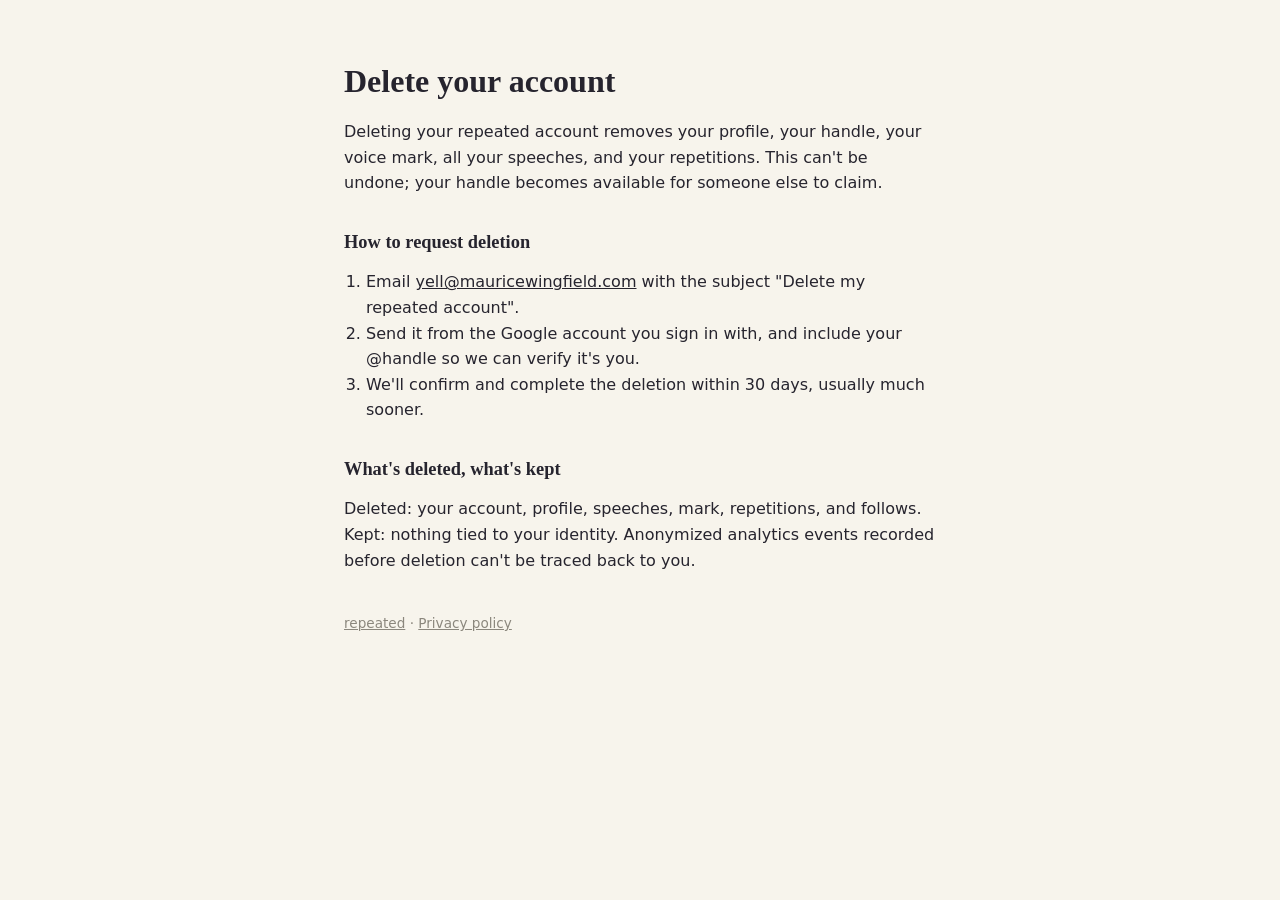
<file: delete-account.html>
<!DOCTYPE html>
<html lang="en">
<head>
<meta charset="utf-8">
<meta name="viewport" content="width=device-width, initial-scale=1">
<title>Delete your account · repeated</title>
<link rel="stylesheet" href="fonts.css">
<style>
  * { margin: 0; padding: 0; box-sizing: border-box; }
  body {
    background: #F7F4EC; color: #26242E;
    font-family: system-ui, -apple-system, sans-serif;
    line-height: 1.6;
  }
  main { max-width: 640px; margin: 0 auto; padding: 56px 24px 80px; }
  h1, h2 { font-family: "Noto Serif", Georgia, serif; }
  h1 { font-size: 2rem; font-weight: 900; }
  h2 { font-size: 1.15rem; margin-top: 32px; }
  p, ol { margin-top: 12px; }
  ol { padding-left: 22px; }
  a { color: inherit; }
</style>
</head>
<body>
<main>
  <h1>Delete your account</h1>

  <p>Deleting your repeated account removes your profile, your handle, your
  voice mark, all your speeches, and your repetitions. This can't be undone;
  your handle becomes available for someone else to claim.</p>

  <h2>How to request deletion</h2>
  <ol>
    <li>Email <a href="mailto:yell@mauricewingfield.com?subject=Delete my repeated account">
    yell@mauricewingfield.com</a> with the subject "Delete my repeated
    account".</li>
    <li>Send it from the Google account you sign in with, and include your
    @handle so we can verify it's you.</li>
    <li>We'll confirm and complete the deletion within 30 days, usually much
    sooner.</li>
  </ol>

  <h2>What's deleted, what's kept</h2>
  <p>Deleted: your account, profile, speeches, mark, repetitions, and
  follows. Kept: nothing tied to your identity. Anonymized analytics events
  recorded before deletion can't be traced back to you.</p>

  <p style="margin-top:40px; font-size:0.85rem; color:#8B877D;">
    <a href="index.html">repeated</a> ·
    <a href="privacy.html">Privacy policy</a>
  </p>
</main>
</body>
</html>
</file>
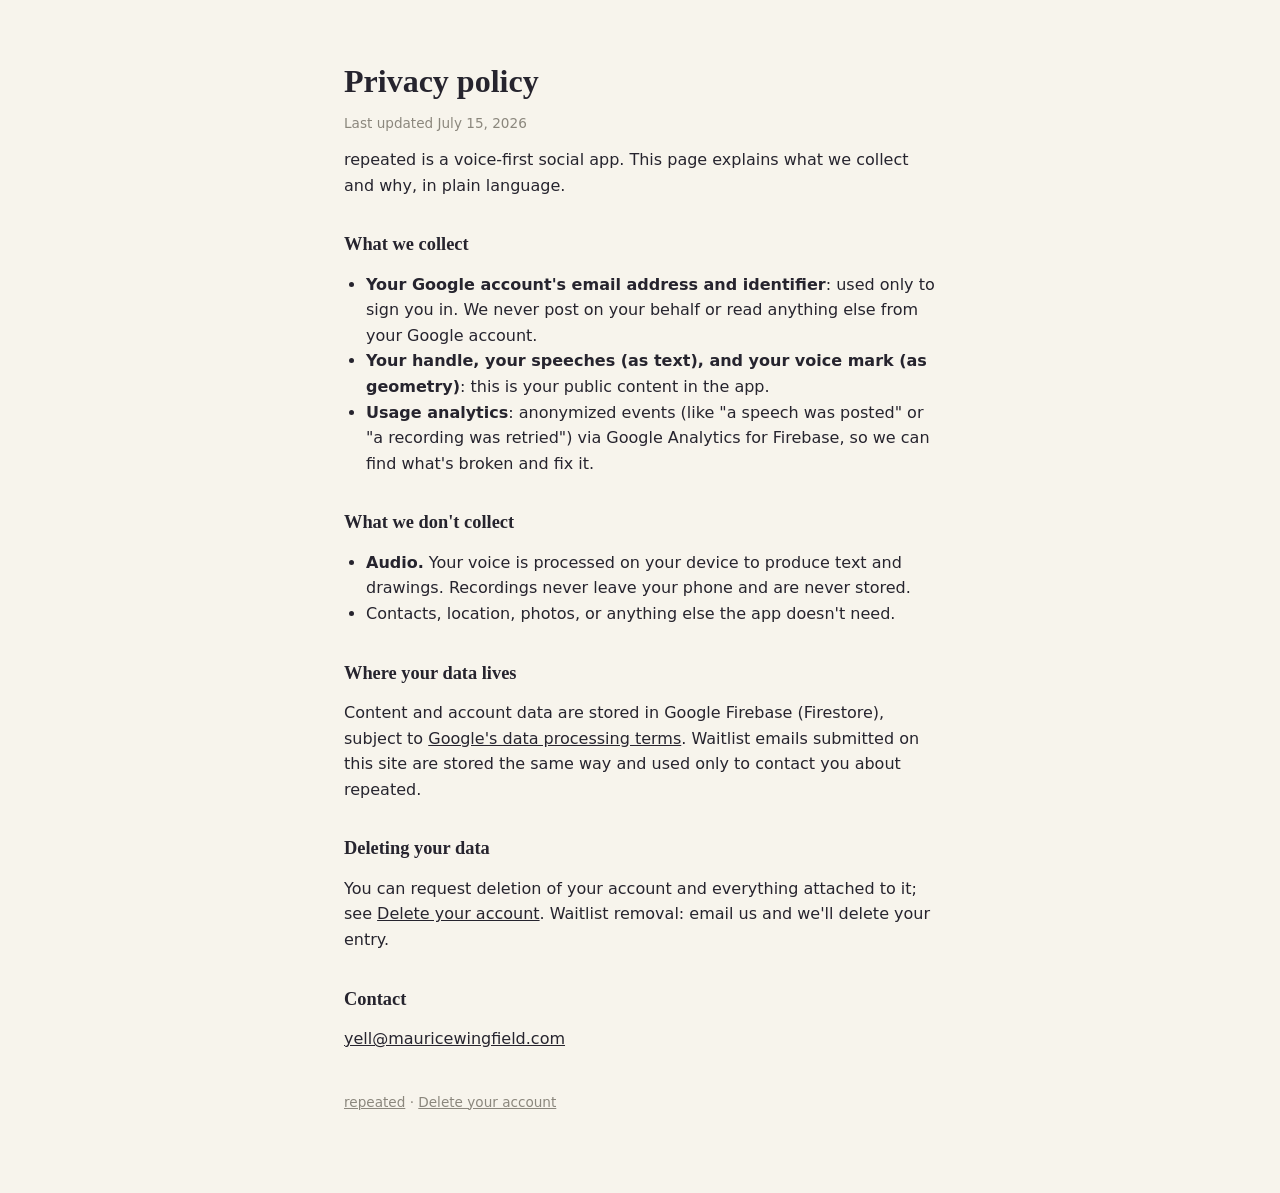
<file: privacy.html>
<!DOCTYPE html>
<html lang="en">
<head>
<meta charset="utf-8">
<meta name="viewport" content="width=device-width, initial-scale=1">
<title>Privacy policy · repeated</title>
<link rel="stylesheet" href="fonts.css">
<style>
  * { margin: 0; padding: 0; box-sizing: border-box; }
  body {
    background: #F7F4EC; color: #26242E;
    font-family: system-ui, -apple-system, sans-serif;
    line-height: 1.6;
  }
  main { max-width: 640px; margin: 0 auto; padding: 56px 24px 80px; }
  h1, h2 { font-family: "Noto Serif", Georgia, serif; }
  h1 { font-size: 2rem; font-weight: 900; }
  h2 { font-size: 1.15rem; margin-top: 32px; }
  p, ul { margin-top: 12px; }
  ul { padding-left: 22px; }
  a { color: inherit; }
  .updated { color: #8B877D; font-size: 0.85rem; margin-top: 6px; }
</style>
</head>
<body>
<main>
  <h1>Privacy policy</h1>
  <p class="updated">Last updated July 15, 2026</p>

  <p>repeated is a voice-first social app. This page explains what we collect
  and why, in plain language.</p>

  <h2>What we collect</h2>
  <ul>
    <li><strong>Your Google account's email address and identifier</strong>:
    used only to sign you in. We never post on your behalf or read anything
    else from your Google account.</li>
    <li><strong>Your handle, your speeches (as text), and your voice mark
    (as geometry)</strong>: this is your public content in the app.</li>
    <li><strong>Usage analytics</strong>: anonymized events (like "a speech
    was posted" or "a recording was retried") via Google Analytics for
    Firebase, so we can find what's broken and fix it.</li>
  </ul>

  <h2>What we don't collect</h2>
  <ul>
    <li><strong>Audio.</strong> Your voice is processed on your device to
    produce text and drawings. Recordings never leave your phone and are
    never stored.</li>
    <li>Contacts, location, photos, or anything else the app doesn't need.</li>
  </ul>

  <h2>Where your data lives</h2>
  <p>Content and account data are stored in Google Firebase (Firestore),
  subject to <a href="https://firebase.google.com/support/privacy">Google's
  data processing terms</a>. Waitlist emails submitted on this site are
  stored the same way and used only to contact you about repeated.</p>

  <h2>Deleting your data</h2>
  <p>You can request deletion of your account and everything attached to it;
  see <a href="delete-account.html">Delete your account</a>. Waitlist removal:
  email us and we'll delete your entry.</p>

  <h2>Contact</h2>
  <p><a href="mailto:yell@mauricewingfield.com">yell@mauricewingfield.com</a></p>

  <p style="margin-top:40px; font-size:0.85rem; color:#8B877D;">
    <a href="index.html">repeated</a> ·
    <a href="delete-account.html">Delete your account</a>
  </p>
</main>
</body>
</html>
</file>
<file: fonts.css>
/* Self-hosted Noto Serif (variable, latin subset). font-display: optional:
   never flash unstyled text; a cold cache may show the fallback serif once. */
@font-face {
  font-family: "Noto Serif";
  font-style: normal;
  font-weight: 400 900;
  font-display: optional;
  src: url("fonts/NotoSerif-Var.woff2") format("woff2");
}
@font-face {
  font-family: "Noto Serif";
  font-style: italic;
  font-weight: 400;
  font-display: optional;
  src: url("fonts/NotoSerif-Italic.woff2") format("woff2");
}
</file>
